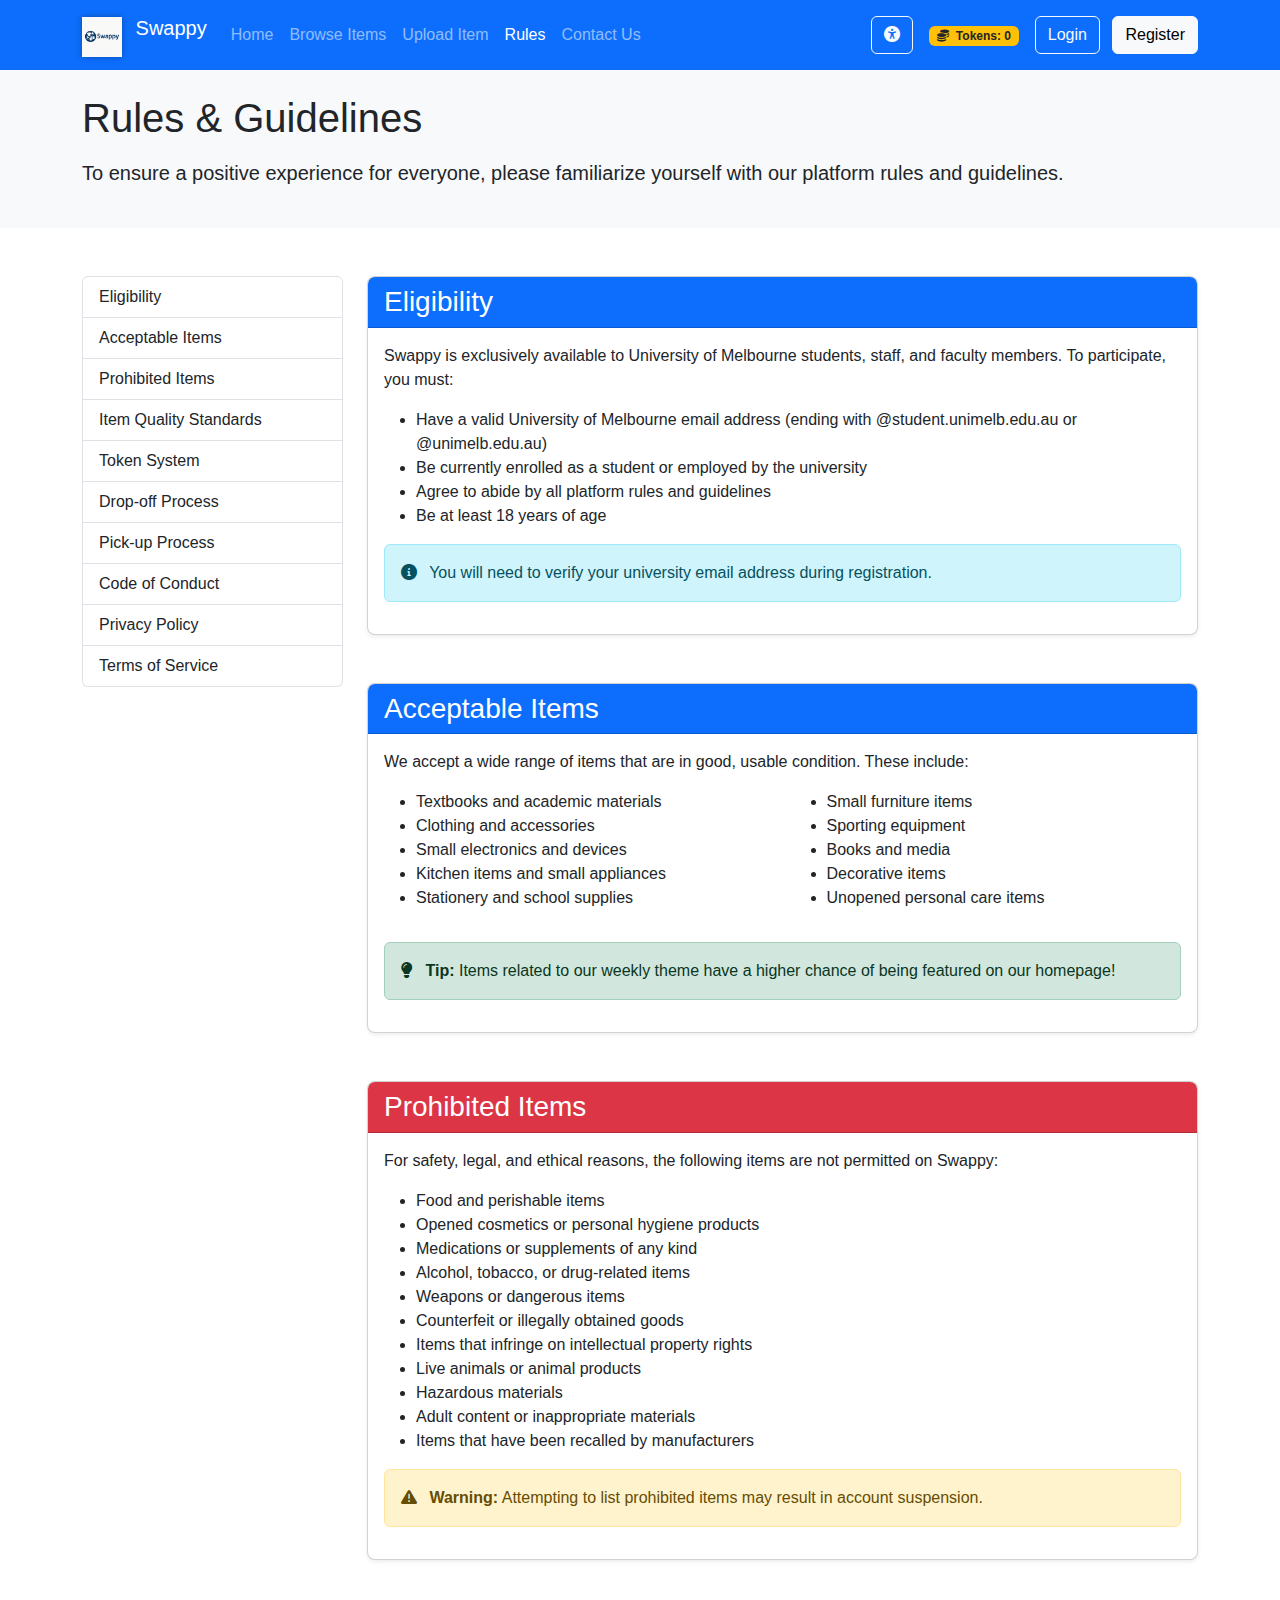
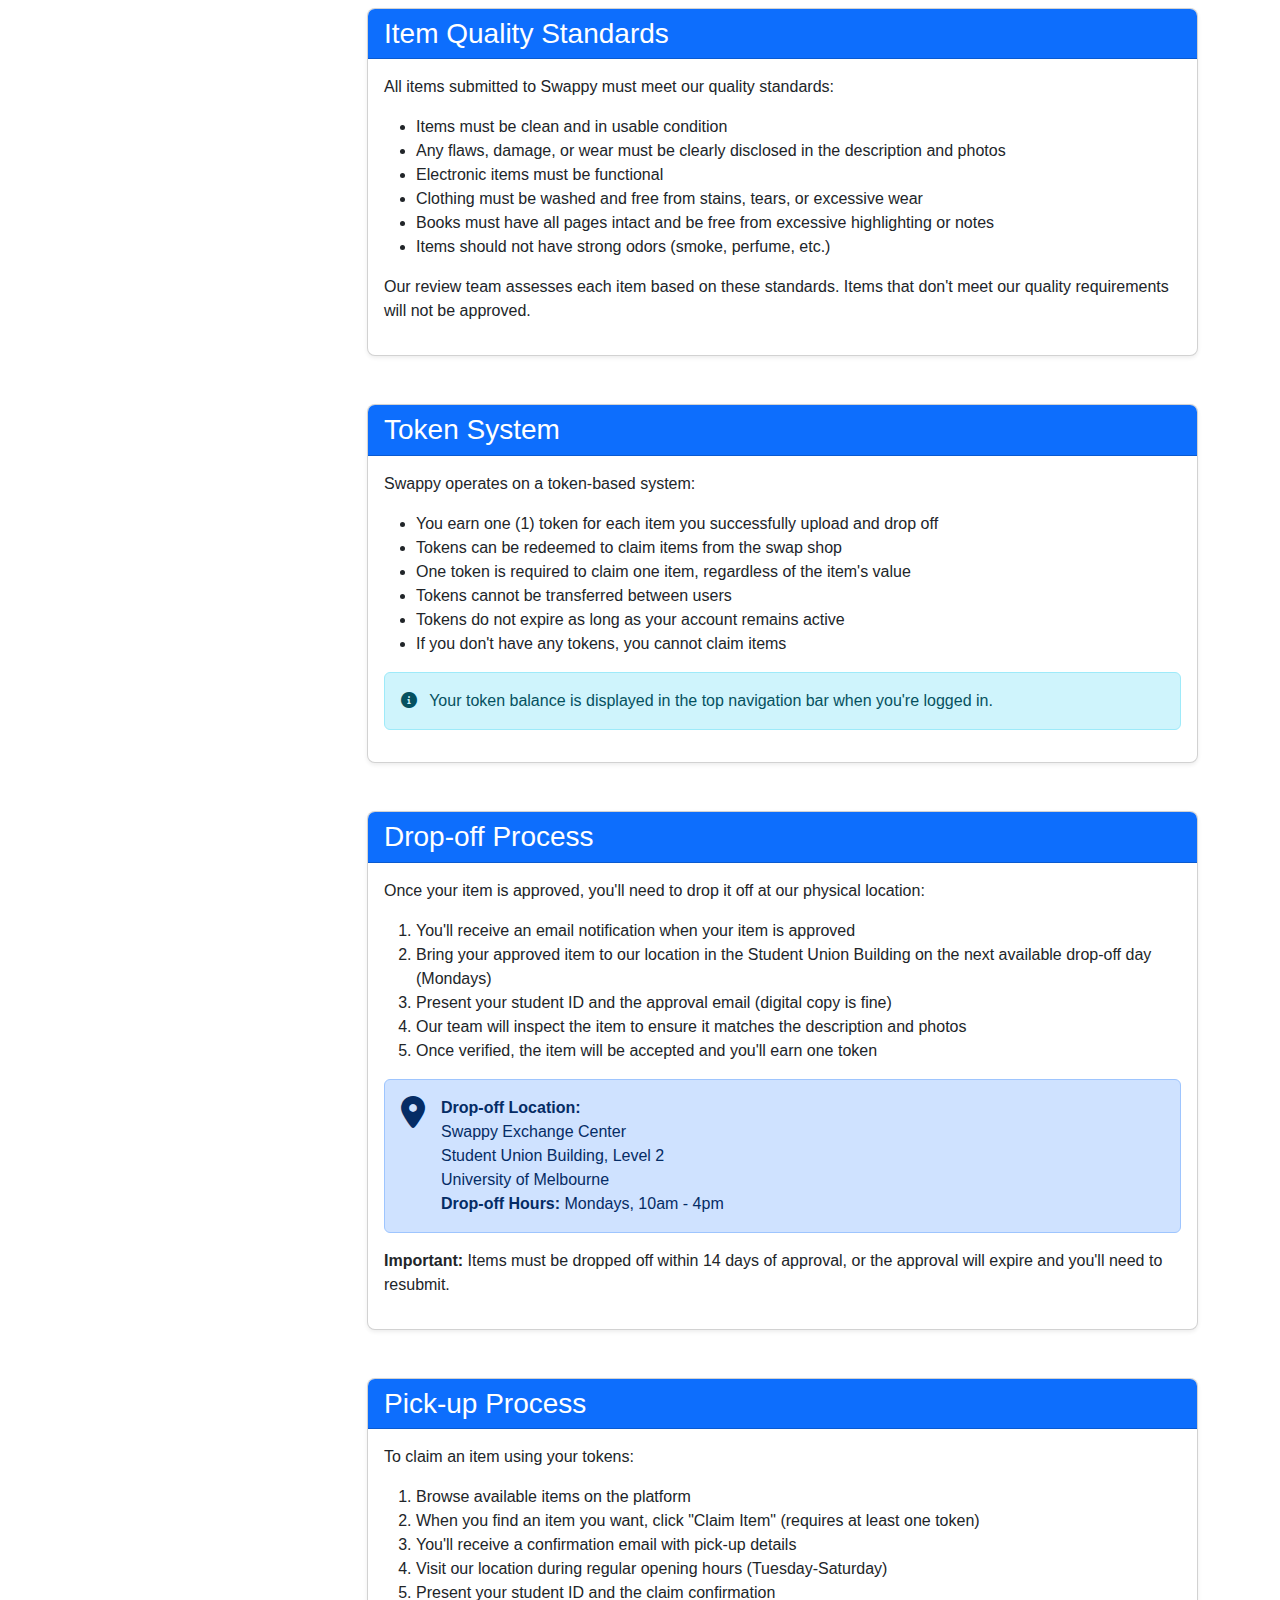
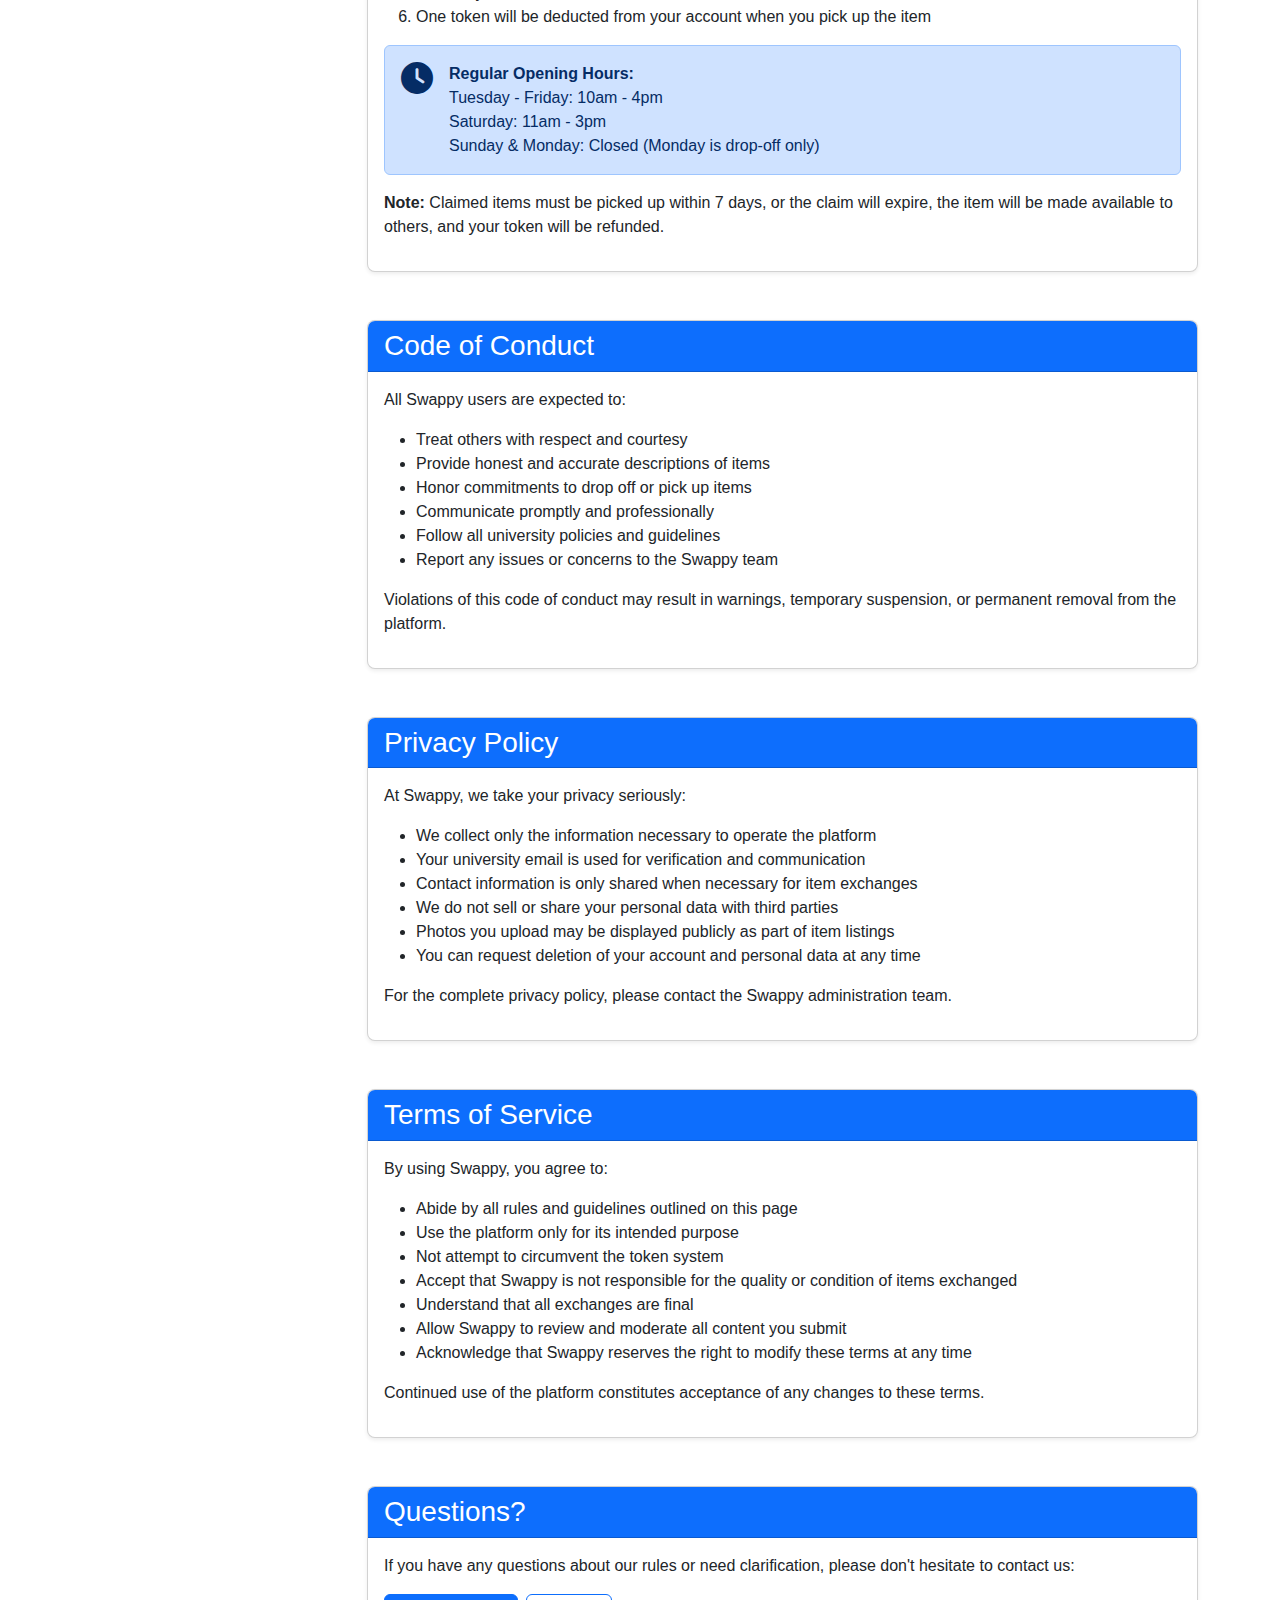
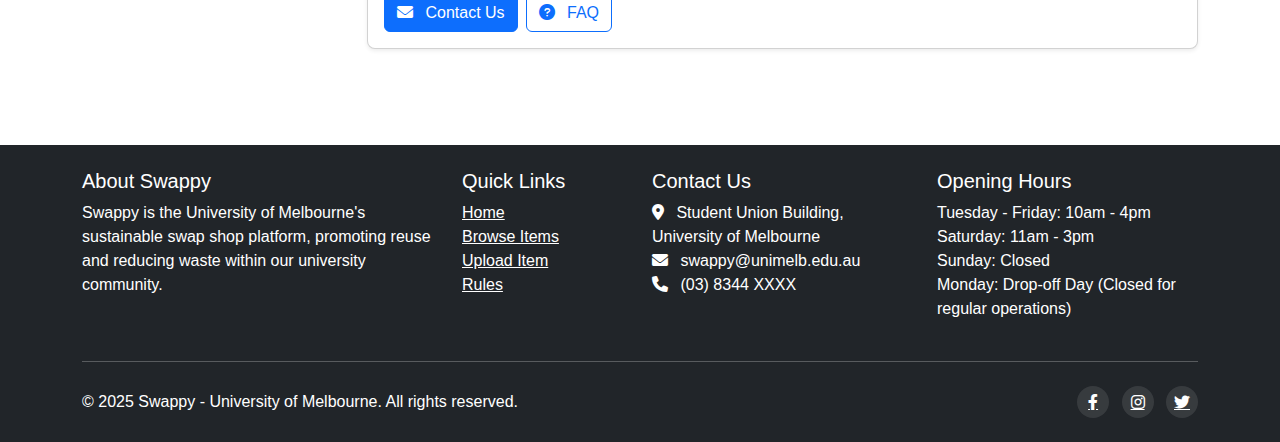
<file: rules.html>
<!DOCTYPE html>
<html lang="en">
<head>
    <meta charset="UTF-8">
    <meta name="viewport" content="width=device-width, initial-scale=1.0">
    <title>Rules & Guidelines - Swappy</title>
    <link rel="stylesheet" href="https://cdn.jsdelivr.net/npm/bootstrap@5.3.0/dist/css/bootstrap.min.css">
    <link rel="stylesheet" href="https://cdnjs.cloudflare.com/ajax/libs/font-awesome/6.0.0-beta3/css/all.min.css">
    <link rel="stylesheet" href="css/style.css">
</head>
<body>
    <!-- Navigation Bar -->
    <nav class="navbar navbar-expand-lg navbar-dark bg-primary">
        <div class="container">
            <a class="navbar-brand" href="index.html">
                <img src="logo.png" alt="Swappy Logo" height="40" class="d-inline-block align-text-top me-2">
                Swappy
            </a>
            <button class="navbar-toggler" type="button" data-bs-toggle="collapse" data-bs-target="#navbarNav">
                <span class="navbar-toggler-icon"></span>
            </button>
            <div class="collapse navbar-collapse" id="navbarNav">
                <ul class="navbar-nav me-auto">
                    <li class="nav-item">
                        <a class="nav-link" href="index.html">Home</a>
                    </li>
                    <li class="nav-item">
                        <a class="nav-link" href="browse.html">Browse Items</a>
                    </li>
                    <li class="nav-item">
                        <a class="nav-link" href="upload.html">Upload Item</a>
                    </li>
                    <li class="nav-item">
                        <a class="nav-link active" href="rules.html">Rules</a>
                    </li>
                    <li class="nav-item">
                        <a class="nav-link" href="contact.html">Contact Us</a>
                    </li>
                </ul>
                <div class="d-flex align-items-center">
                    <!-- Accessibility Toggle -->
                    <div class="accessibility-toggle me-3">
                        <button class="btn btn-outline-light" id="accessibilityBtn" title="Toggle Accessibility Mode">
                            <i class="fas fa-universal-access"></i>
                        </button>
                    </div>
                    <div class="token-display me-3">
                        <span class="badge bg-warning text-dark">
                            <i class="fas fa-coins me-1"></i> Tokens: <span id="tokenCount">0</span>
                        </span>
                    </div>
                    <div id="loginButtons">
                        <a href="login.html" class="btn btn-outline-light me-2">Login</a>
                        <a href="register.html" class="btn btn-light">Register</a>
                    </div>
                    <div id="userProfile" class="d-none">
                        <div class="dropdown">
                            <button class="btn btn-light dropdown-toggle" type="button" id="userDropdown" data-bs-toggle="dropdown">
                                <i class="fas fa-user-circle me-1"></i> <span id="username">User</span>
                            </button>
                            <ul class="dropdown-menu dropdown-menu-end">
                                <li><a class="dropdown-item" href="profile.html">My Profile</a></li>
                                <li><a class="dropdown-item" href="my-items.html">My Items</a></li>
                                <li><hr class="dropdown-divider"></li>
                                <li><a class="dropdown-item" href="#" id="logoutBtn">Logout</a></li>
                            </ul>
                        </div>
                    </div>
                </div>
            </div>
        </div>
    </nav>

    <!-- Rules Header -->
    <section class="bg-light py-4">
        <div class="container">
            <h1 class="mb-3">Rules & Guidelines</h1>
            <p class="lead">To ensure a positive experience for everyone, please familiarize yourself with our platform rules and guidelines.</p>
        </div>
    </section>

    <!-- Rules Content -->
    <section class="py-5">
        <div class="container">
            <div class="row">
                <div class="col-lg-3 mb-4">
                    <!-- Rules Navigation -->
                    <div class="list-group sticky-top" style="top: 2rem;">
                        <a href="#eligibility" class="list-group-item list-group-item-action">Eligibility</a>
                        <a href="#acceptable-items" class="list-group-item list-group-item-action">Acceptable Items</a>
                        <a href="#prohibited-items" class="list-group-item list-group-item-action">Prohibited Items</a>
                        <a href="#item-quality" class="list-group-item list-group-item-action">Item Quality Standards</a>
                        <a href="#token-system" class="list-group-item list-group-item-action">Token System</a>
                        <a href="#drop-off" class="list-group-item list-group-item-action">Drop-off Process</a>
                        <a href="#pickup" class="list-group-item list-group-item-action">Pick-up Process</a>
                        <a href="#code-of-conduct" class="list-group-item list-group-item-action">Code of Conduct</a>
                        <a href="#privacy" class="list-group-item list-group-item-action">Privacy Policy</a>
                        <a href="#terms" class="list-group-item list-group-item-action">Terms of Service</a>
                    </div>
                </div>
                <div class="col-lg-9">
                    <!-- Eligibility -->
                    <div id="eligibility" class="mb-5">
                        <div class="card shadow-sm">
                            <div class="card-header bg-primary text-white">
                                <h3 class="mb-0">Eligibility</h3>
                            </div>
                            <div class="card-body">
                                <p>Swappy is exclusively available to University of Melbourne students, staff, and faculty members. To participate, you must:</p>
                                <ul>
                                    <li>Have a valid University of Melbourne email address (ending with @student.unimelb.edu.au or @unimelb.edu.au)</li>
                                    <li>Be currently enrolled as a student or employed by the university</li>
                                    <li>Agree to abide by all platform rules and guidelines</li>
                                    <li>Be at least 18 years of age</li>
                                </ul>
                                <div class="alert alert-info">
                                    <i class="fas fa-info-circle me-2"></i> You will need to verify your university email address during registration.
                                </div>
                            </div>
                        </div>
                    </div>

                    <!-- Acceptable Items -->
                    <div id="acceptable-items" class="mb-5">
                        <div class="card shadow-sm">
                            <div class="card-header bg-primary text-white">
                                <h3 class="mb-0">Acceptable Items</h3>
                            </div>
                            <div class="card-body">
                                <p>We accept a wide range of items that are in good, usable condition. These include:</p>
                                <div class="row">
                                    <div class="col-md-6">
                                        <ul>
                                            <li>Textbooks and academic materials</li>
                                            <li>Clothing and accessories</li>
                                            <li>Small electronics and devices</li>
                                            <li>Kitchen items and small appliances</li>
                                            <li>Stationery and school supplies</li>
                                        </ul>
                                    </div>
                                    <div class="col-md-6">
                                        <ul>
                                            <li>Small furniture items</li>
                                            <li>Sporting equipment</li>
                                            <li>Books and media</li>
                                            <li>Decorative items</li>
                                            <li>Unopened personal care items</li>
                                        </ul>
                                    </div>
                                </div>
                                <div class="alert alert-success mt-3">
                                    <i class="fas fa-lightbulb me-2"></i> <strong>Tip:</strong> Items related to our weekly theme have a higher chance of being featured on our homepage!
                                </div>
                            </div>
                        </div>
                    </div>

                    <!-- Prohibited Items -->
                    <div id="prohibited-items" class="mb-5">
                        <div class="card shadow-sm">
                            <div class="card-header bg-danger text-white">
                                <h3 class="mb-0">Prohibited Items</h3>
                            </div>
                            <div class="card-body">
                                <p>For safety, legal, and ethical reasons, the following items are not permitted on Swappy:</p>
                                <ul>
                                    <li>Food and perishable items</li>
                                    <li>Opened cosmetics or personal hygiene products</li>
                                    <li>Medications or supplements of any kind</li>
                                    <li>Alcohol, tobacco, or drug-related items</li>
                                    <li>Weapons or dangerous items</li>
                                    <li>Counterfeit or illegally obtained goods</li>
                                    <li>Items that infringe on intellectual property rights</li>
                                    <li>Live animals or animal products</li>
                                    <li>Hazardous materials</li>
                                    <li>Adult content or inappropriate materials</li>
                                    <li>Items that have been recalled by manufacturers</li>
                                </ul>
                                <div class="alert alert-warning">
                                    <i class="fas fa-exclamation-triangle me-2"></i> <strong>Warning:</strong> Attempting to list prohibited items may result in account suspension.
                                </div>
                            </div>
                        </div>
                    </div>

                    <!-- Item Quality Standards -->
                    <div id="item-quality" class="mb-5">
                        <div class="card shadow-sm">
                            <div class="card-header bg-primary text-white">
                                <h3 class="mb-0">Item Quality Standards</h3>
                            </div>
                            <div class="card-body">
                                <p>All items submitted to Swappy must meet our quality standards:</p>
                                <ul>
                                    <li>Items must be clean and in usable condition</li>
                                    <li>Any flaws, damage, or wear must be clearly disclosed in the description and photos</li>
                                    <li>Electronic items must be functional</li>
                                    <li>Clothing must be washed and free from stains, tears, or excessive wear</li>
                                    <li>Books must have all pages intact and be free from excessive highlighting or notes</li>
                                    <li>Items should not have strong odors (smoke, perfume, etc.)</li>
                                </ul>
                                <p>Our review team assesses each item based on these standards. Items that don't meet our quality requirements will not be approved.</p>
                            </div>
                        </div>
                    </div>

                    <!-- Token System -->
                    <div id="token-system" class="mb-5">
                        <div class="card shadow-sm">
                            <div class="card-header bg-primary text-white">
                                <h3 class="mb-0">Token System</h3>
                            </div>
                            <div class="card-body">
                                <p>Swappy operates on a token-based system:</p>
                                <ul>
                                    <li>You earn one (1) token for each item you successfully upload and drop off</li>
                                    <li>Tokens can be redeemed to claim items from the swap shop</li>
                                    <li>One token is required to claim one item, regardless of the item's value</li>
                                    <li>Tokens cannot be transferred between users</li>
                                    <li>Tokens do not expire as long as your account remains active</li>
                                    <li>If you don't have any tokens, you cannot claim items</li>
                                </ul>
                                <div class="alert alert-info">
                                    <i class="fas fa-info-circle me-2"></i> Your token balance is displayed in the top navigation bar when you're logged in.
                                </div>
                            </div>
                        </div>
                    </div>

                    <!-- Drop-off Process -->
                    <div id="drop-off" class="mb-5">
                        <div class="card shadow-sm">
                            <div class="card-header bg-primary text-white">
                                <h3 class="mb-0">Drop-off Process</h3>
                            </div>
                            <div class="card-body">
                                <p>Once your item is approved, you'll need to drop it off at our physical location:</p>
                                <ol>
                                    <li>You'll receive an email notification when your item is approved</li>
                                    <li>Bring your approved item to our location in the Student Union Building on the next available drop-off day (Mondays)</li>
                                    <li>Present your student ID and the approval email (digital copy is fine)</li>
                                    <li>Our team will inspect the item to ensure it matches the description and photos</li>
                                    <li>Once verified, the item will be accepted and you'll earn one token</li>
                                </ol>
                                <div class="alert alert-primary">
                                    <div class="d-flex">
                                        <div class="me-3">
                                            <i class="fas fa-map-marker-alt fa-2x"></i>
                                        </div>
                                        <div>
                                            <strong>Drop-off Location:</strong><br>
                                            Swappy Exchange Center<br>
                                            Student Union Building, Level 2<br>
                                            University of Melbourne<br>
                                            <strong>Drop-off Hours:</strong> Mondays, 10am - 4pm
                                        </div>
                                    </div>
                                </div>
                                <p class="mt-3"><strong>Important:</strong> Items must be dropped off within 14 days of approval, or the approval will expire and you'll need to resubmit.</p>
                            </div>
                        </div>
                    </div>

                    <!-- Pick-up Process -->
                    <div id="pickup" class="mb-5">
                        <div class="card shadow-sm">
                            <div class="card-header bg-primary text-white">
                                <h3 class="mb-0">Pick-up Process</h3>
                            </div>
                            <div class="card-body">
                                <p>To claim an item using your tokens:</p>
                                <ol>
                                    <li>Browse available items on the platform</li>
                                    <li>When you find an item you want, click "Claim Item" (requires at least one token)</li>
                                    <li>You'll receive a confirmation email with pick-up details</li>
                                    <li>Visit our location during regular opening hours (Tuesday-Saturday)</li>
                                    <li>Present your student ID and the claim confirmation</li>
                                    <li>One token will be deducted from your account when you pick up the item</li>
                                </ol>
                                <div class="alert alert-primary">
                                    <div class="d-flex">
                                        <div class="me-3">
                                            <i class="fas fa-clock fa-2x"></i>
                                        </div>
                                        <div>
                                            <strong>Regular Opening Hours:</strong><br>
                                            Tuesday - Friday: 10am - 4pm<br>
                                            Saturday: 11am - 3pm<br>
                                            Sunday & Monday: Closed (Monday is drop-off only)
                                        </div>
                                    </div>
                                </div>
                                <p class="mt-3"><strong>Note:</strong> Claimed items must be picked up within 7 days, or the claim will expire, the item will be made available to others, and your token will be refunded.</p>
                            </div>
                        </div>
                    </div>

                    <!-- Code of Conduct -->
                    <div id="code-of-conduct" class="mb-5">
                        <div class="card shadow-sm">
                            <div class="card-header bg-primary text-white">
                                <h3 class="mb-0">Code of Conduct</h3>
                            </div>
                            <div class="card-body">
                                <p>All Swappy users are expected to:</p>
                                <ul>
                                    <li>Treat others with respect and courtesy</li>
                                    <li>Provide honest and accurate descriptions of items</li>
                                    <li>Honor commitments to drop off or pick up items</li>
                                    <li>Communicate promptly and professionally</li>
                                    <li>Follow all university policies and guidelines</li>
                                    <li>Report any issues or concerns to the Swappy team</li>
                                </ul>
                                <p>Violations of this code of conduct may result in warnings, temporary suspension, or permanent removal from the platform.</p>
                            </div>
                        </div>
                    </div>

                    <!-- Privacy Policy -->
                    <div id="privacy" class="mb-5">
                        <div class="card shadow-sm">
                            <div class="card-header bg-primary text-white">
                                <h3 class="mb-0">Privacy Policy</h3>
                            </div>
                            <div class="card-body">
                                <p>At Swappy, we take your privacy seriously:</p>
                                <ul>
                                    <li>We collect only the information necessary to operate the platform</li>
                                    <li>Your university email is used for verification and communication</li>
                                    <li>Contact information is only shared when necessary for item exchanges</li>
                                    <li>We do not sell or share your personal data with third parties</li>
                                    <li>Photos you upload may be displayed publicly as part of item listings</li>
                                    <li>You can request deletion of your account and personal data at any time</li>
                                </ul>
                                <p>For the complete privacy policy, please contact the Swappy administration team.</p>
                            </div>
                        </div>
                    </div>

                    <!-- Terms of Service -->
                    <div id="terms" class="mb-5">
                        <div class="card shadow-sm">
                            <div class="card-header bg-primary text-white">
                                <h3 class="mb-0">Terms of Service</h3>
                            </div>
                            <div class="card-body">
                                <p>By using Swappy, you agree to:</p>
                                <ul>
                                    <li>Abide by all rules and guidelines outlined on this page</li>
                                    <li>Use the platform only for its intended purpose</li>
                                    <li>Not attempt to circumvent the token system</li>
                                    <li>Accept that Swappy is not responsible for the quality or condition of items exchanged</li>
                                    <li>Understand that all exchanges are final</li>
                                    <li>Allow Swappy to review and moderate all content you submit</li>
                                    <li>Acknowledge that Swappy reserves the right to modify these terms at any time</li>
                                </ul>
                                <p>Continued use of the platform constitutes acceptance of any changes to these terms.</p>
                            </div>
                        </div>
                    </div>

                    <!-- Questions -->
                    <div class="card shadow-sm mb-5">
                        <div class="card-header bg-primary text-white">
                            <h3 class="mb-0">Questions?</h3>
                        </div>
                        <div class="card-body">
                            <p>If you have any questions about our rules or need clarification, please don't hesitate to contact us:</p>
                            <div class="d-grid gap-2 d-md-flex justify-content-md-start">
                                <a href="contact.html" class="btn btn-primary">
                                    <i class="fas fa-envelope me-2"></i> Contact Us
                                </a>
                                <a href="faq.html" class="btn btn-outline-primary">
                                    <i class="fas fa-question-circle me-2"></i> FAQ
                                </a>
                            </div>
                        </div>
                    </div>
                </div>
            </div>
        </div>
    </section>

    <!-- Footer -->
    <footer class="bg-dark text-white py-4">
        <div class="container">
            <div class="row">
                <div class="col-md-4 mb-4 mb-md-0">
                    <h5>About Swappy</h5>
                    <p>Swappy is the University of Melbourne's sustainable swap shop platform, promoting reuse and reducing waste within our university community.</p>
                </div>
                <div class="col-md-2 mb-4 mb-md-0">
                    <h5>Quick Links</h5>
                    <ul class="list-unstyled">
                        <li><a href="index.html" class="text-white">Home</a></li>
                        <li><a href="browse.html" class="text-white">Browse Items</a></li>
                        <li><a href="upload.html" class="text-white">Upload Item</a></li>
                        <li><a href="rules.html" class="text-white">Rules</a></li>
                    </ul>
                </div>
                <div class="col-md-3 mb-4 mb-md-0">
                    <h5>Contact Us</h5>
                    <ul class="list-unstyled">
                        <li><i class="fas fa-map-marker-alt me-2"></i> Student Union Building, University of Melbourne</li>
                        <li><i class="fas fa-envelope me-2"></i> swappy@unimelb.edu.au</li>
                        <li><i class="fas fa-phone me-2"></i> (03) 8344 XXXX</li>
                    </ul>
                </div>
                <div class="col-md-3">
                    <h5>Opening Hours</h5>
                    <ul class="list-unstyled">
                        <li>Tuesday - Friday: 10am - 4pm</li>
                        <li>Saturday: 11am - 3pm</li>
                        <li>Sunday: Closed</li>
                        <li>Monday: Drop-off Day (Closed for regular operations)</li>
                    </ul>
                </div>
            </div>
            <hr class="my-4">
            <div class="row align-items-center">
                <div class="col-md-6 text-center text-md-start">
                    <p class="mb-0">&copy; 2025 Swappy - University of Melbourne. All rights reserved.</p>
                </div>
                <div class="col-md-6 text-center text-md-end">
                    <ul class="list-inline mb-0">
                        <li class="list-inline-item"><a href="#" class="text-white"><i class="fab fa-facebook-f"></i></a></li>
                        <li class="list-inline-item"><a href="#" class="text-white"><i class="fab fa-instagram"></i></a></li>
                        <li class="list-inline-item"><a href="#" class="text-white"><i class="fab fa-twitter"></i></a></li>
                    </ul>
                </div>
            </div>
        </div>
    </footer>

    <!-- Scripts -->
    <script src="https://cdn.jsdelivr.net/npm/bootstrap@5.3.0/dist/js/bootstrap.bundle.min.js"></script>
    <script src="js/main.js"></script>
</body>
</html>
</file>
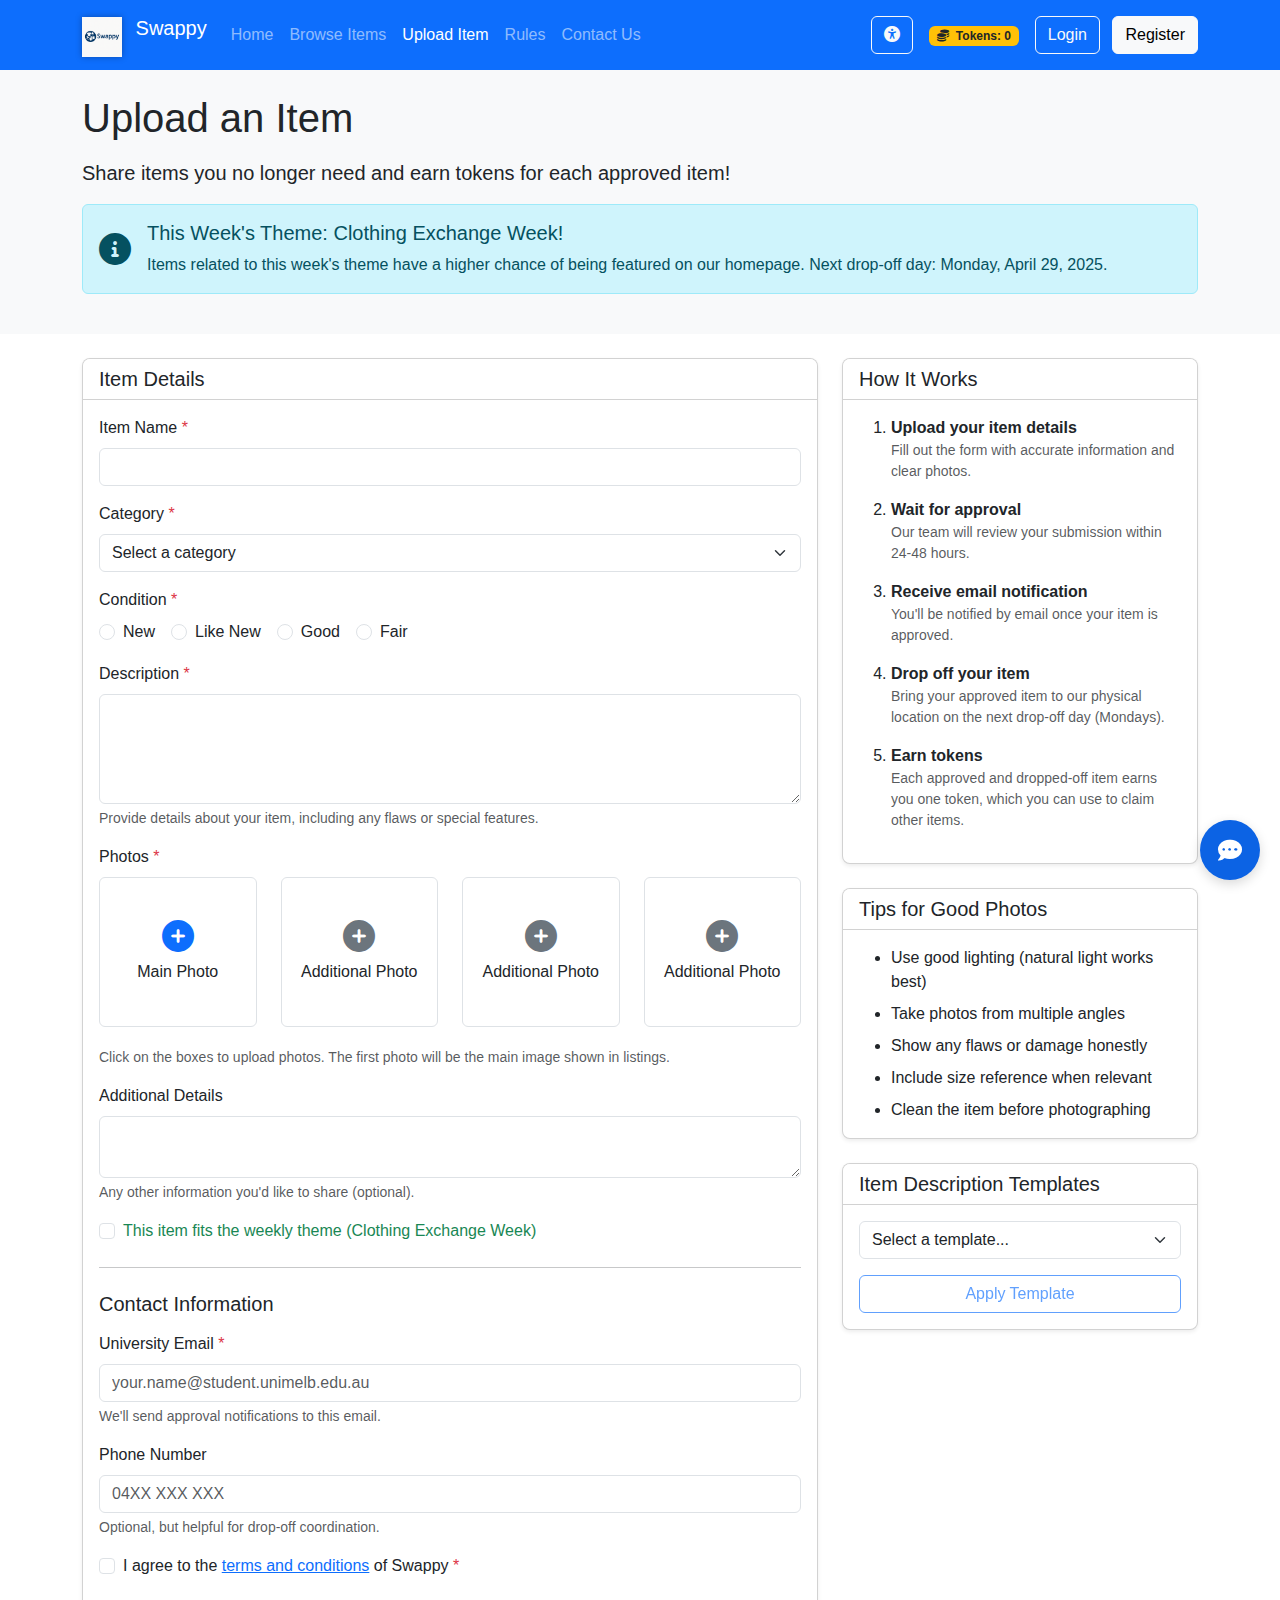
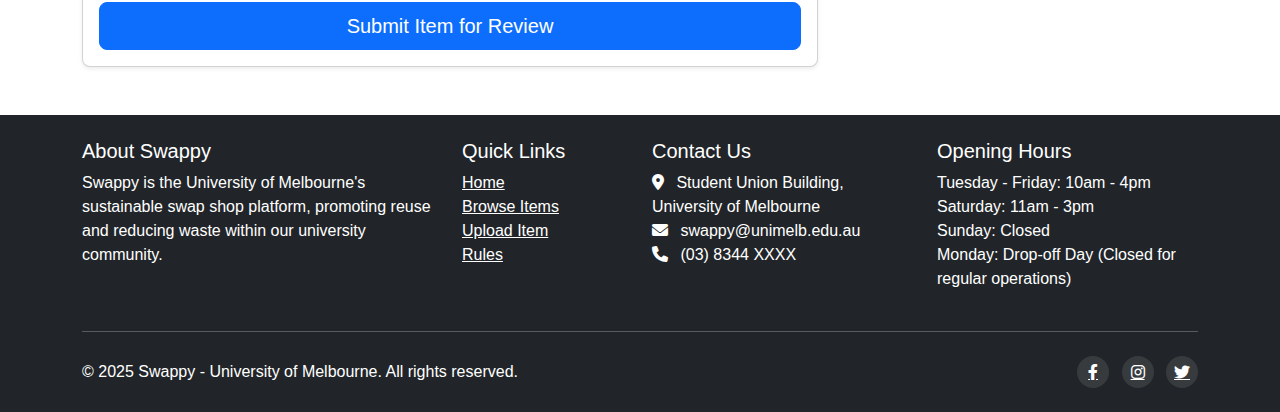
<file: upload.html>
<!DOCTYPE html>
<html lang="en">
<head>
    <meta charset="UTF-8">
    <meta name="viewport" content="width=device-width, initial-scale=1.0">
    <title>Upload Item - Swappy</title>
    <link rel="stylesheet" href="https://cdn.jsdelivr.net/npm/bootstrap@5.3.0/dist/css/bootstrap.min.css">
    <link rel="stylesheet" href="https://cdnjs.cloudflare.com/ajax/libs/font-awesome/6.0.0-beta3/css/all.min.css">
    <link rel="stylesheet" href="css/style.css">
    <link rel="stylesheet" href="css/chatbot.css">
</head>
<body>
    <!-- Navigation Bar -->
    <nav class="navbar navbar-expand-lg navbar-dark bg-primary">
        <div class="container">
            <a class="navbar-brand" href="index.html">
                <img src="logo.png" alt="Swappy Logo" height="40" class="d-inline-block align-text-top me-2">
                Swappy
            </a>
            <button class="navbar-toggler" type="button" data-bs-toggle="collapse" data-bs-target="#navbarNav">
                <span class="navbar-toggler-icon"></span>
            </button>
            <div class="collapse navbar-collapse" id="navbarNav">
                <ul class="navbar-nav me-auto">
                    <li class="nav-item">
                        <a class="nav-link" href="index.html">Home</a>
                    </li>
                    <li class="nav-item">
                        <a class="nav-link" href="browse.html">Browse Items</a>
                    </li>
                    <li class="nav-item">
                        <a class="nav-link active" href="upload.html">Upload Item</a>
                    </li>
                    <li class="nav-item">
                        <a class="nav-link" href="rules.html">Rules</a>
                    </li>
                    <li class="nav-item">
                        <a class="nav-link" href="contact.html">Contact Us</a>
                    </li>
                </ul>
                <div class="d-flex align-items-center">
                    <!-- Accessibility Toggle -->
                    <div class="accessibility-toggle me-3">
                        <button class="btn btn-outline-light" id="accessibilityBtn" title="Toggle Accessibility Mode">
                            <i class="fas fa-universal-access"></i>
                        </button>
                    </div>
                    <div class="token-display me-3">
                        <span class="badge bg-warning text-dark">
                            <i class="fas fa-coins me-1"></i> Tokens: <span id="tokenCount">0</span>
                        </span>
                    </div>
                    <div id="loginButtons">
                        <a href="login.html" class="btn btn-outline-light me-2">Login</a>
                        <a href="register.html" class="btn btn-light">Register</a>
                    </div>
                    <div id="userProfile" class="d-none">
                        <div class="dropdown">
                            <button class="btn btn-light dropdown-toggle" type="button" id="userDropdown" data-bs-toggle="dropdown">
                                <i class="fas fa-user-circle me-1"></i> <span id="username">User</span>
                            </button>
                            <ul class="dropdown-menu dropdown-menu-end">
                                <li><a class="dropdown-item" href="profile.html">My Profile</a></li>
                                <li><a class="dropdown-item" href="my-items.html">My Items</a></li>
                                <li><hr class="dropdown-divider"></li>
                                <li><a class="dropdown-item" href="#" id="logoutBtn">Logout</a></li>
                            </ul>
                        </div>
                    </div>
                </div>
            </div>
        </div>
    </nav>

    <!-- Upload Header -->
    <section class="bg-light py-4">
        <div class="container">
            <h1 class="mb-3">Upload an Item</h1>
            <p class="lead">Share items you no longer need and earn tokens for each approved item!</p>
            <div class="alert alert-info">
                <div class="d-flex align-items-center">
                    <i class="fas fa-info-circle fa-2x me-3"></i>
                    <div>
                        <h5 class="alert-heading">This Week's Theme: Clothing Exchange Week!</h5>
                        <p class="mb-0">Items related to this week's theme have a higher chance of being featured on our homepage. Next drop-off day: Monday, April 29, 2025.</p>
                    </div>
                </div>
            </div>
        </div>
    </section>

    <!-- Upload Form Section -->
    <section class="py-4">
        <div class="container">
            <div class="row">
                <div class="col-lg-8">
                    <div class="card shadow-sm mb-4">
                        <div class="card-header bg-white">
                            <h5 class="mb-0">Item Details</h5>
                        </div>
                        <div class="card-body">
                            <form id="uploadForm" class="needs-validation" novalidate>
                                <!-- Item Name -->
                                <div class="mb-3">
                                    <label for="itemName" class="form-label">Item Name <span class="text-danger">*</span></label>
                                    <input type="text" class="form-control" id="itemName" required>
                                    <div class="invalid-feedback">
                                        Please provide a name for your item.
                                    </div>
                                </div>

                                <!-- Category -->
                                <div class="mb-3">
                                    <label for="category" class="form-label">Category <span class="text-danger">*</span></label>
                                    <select class="form-select" id="category" required>
                                        <option value="" selected disabled>Select a category</option>
                                        <option value="books">Books & Textbooks</option>
                                        <option value="electronics">Electronics</option>
                                        <option value="clothing">Clothing</option>
                                        <option value="furniture">Furniture</option>
                                        <option value="kitchen">Kitchen & Appliances</option>
                                        <option value="stationery">Stationery</option>
                                        <option value="other">Other</option>
                                    </select>
                                    <div class="invalid-feedback">
                                        Please select a category.
                                    </div>
                                </div>

                                <!-- Condition -->
                                <div class="mb-3">
                                    <label class="form-label">Condition <span class="text-danger">*</span></label>
                                    <div class="d-flex flex-wrap gap-3">
                                        <div class="form-check">
                                            <input class="form-check-input" type="radio" name="condition" id="conditionNew" value="new" required>
                                            <label class="form-check-label" for="conditionNew">
                                                New
                                            </label>
                                        </div>
                                        <div class="form-check">
                                            <input class="form-check-input" type="radio" name="condition" id="conditionLikeNew" value="likeNew" required>
                                            <label class="form-check-label" for="conditionLikeNew">
                                                Like New
                                            </label>
                                        </div>
                                        <div class="form-check">
                                            <input class="form-check-input" type="radio" name="condition" id="conditionGood" value="good" required>
                                            <label class="form-check-label" for="conditionGood">
                                                Good
                                            </label>
                                        </div>
                                        <div class="form-check">
                                            <input class="form-check-input" type="radio" name="condition" id="conditionFair" value="fair" required>
                                            <label class="form-check-label" for="conditionFair">
                                                Fair
                                            </label>
                                        </div>
                                    </div>
                                    <div class="invalid-feedback">
                                        Please select the condition of your item.
                                    </div>
                                </div>

                                <!-- Description -->
                                <div class="mb-3">
                                    <label for="description" class="form-label">Description <span class="text-danger">*</span></label>
                                    <textarea class="form-control" id="description" rows="4" required></textarea>
                                    <div class="form-text">Provide details about your item, including any flaws or special features.</div>
                                    <div class="invalid-feedback">
                                        Please provide a description.
                                    </div>
                                </div>

                                <!-- Photos -->
                                <div class="mb-3">
                                    <label class="form-label">Photos <span class="text-danger">*</span></label>
                                    <div class="photo-upload-container mb-2">
                                        <div class="row" id="photoPreviewContainer">
                                            <div class="col-md-3 mb-3">
                                                <div class="photo-upload-box d-flex flex-column align-items-center justify-content-center p-3 border rounded">
                                                    <i class="fas fa-plus-circle fa-2x mb-2 text-primary"></i>
                                                    <span>Main Photo</span>
                                                    <input type="file" class="d-none photo-input" id="mainPhoto" accept="image/*" required>
                                                </div>
                                            </div>
                                            <div class="col-md-3 mb-3">
                                                <div class="photo-upload-box d-flex flex-column align-items-center justify-content-center p-3 border rounded">
                                                    <i class="fas fa-plus-circle fa-2x mb-2 text-secondary"></i>
                                                    <span>Additional Photo</span>
                                                    <input type="file" class="d-none photo-input" id="additionalPhoto1" accept="image/*">
                                                </div>
                                            </div>
                                            <div class="col-md-3 mb-3">
                                                <div class="photo-upload-box d-flex flex-column align-items-center justify-content-center p-3 border rounded">
                                                    <i class="fas fa-plus-circle fa-2x mb-2 text-secondary"></i>
                                                    <span>Additional Photo</span>
                                                    <input type="file" class="d-none photo-input" id="additionalPhoto2" accept="image/*">
                                                </div>
                                            </div>
                                            <div class="col-md-3 mb-3">
                                                <div class="photo-upload-box d-flex flex-column align-items-center justify-content-center p-3 border rounded">
                                                    <i class="fas fa-plus-circle fa-2x mb-2 text-secondary"></i>
                                                    <span>Additional Photo</span>
                                                    <input type="file" class="d-none photo-input" id="additionalPhoto3" accept="image/*">
                                                </div>
                                            </div>
                                        </div>
                                        <div class="form-text">Click on the boxes to upload photos. The first photo will be the main image shown in listings.</div>
                                        <div class="invalid-feedback">
                                            Please upload at least one photo.
                                        </div>
                                    </div>
                                </div>

                                <!-- Additional Details -->
                                <div class="mb-3">
                                    <label for="additionalDetails" class="form-label">Additional Details</label>
                                    <textarea class="form-control" id="additionalDetails" rows="2"></textarea>
                                    <div class="form-text">Any other information you'd like to share (optional).</div>
                                </div>

                                <!-- Weekly Theme -->
                                <div class="mb-3 form-check">
                                    <input type="checkbox" class="form-check-input" id="weeklyThemeItem">
                                    <label class="form-check-label" for="weeklyThemeItem">
                                        <span class="text-success">This item fits the weekly theme (Clothing Exchange Week)</span>
                                    </label>
                                </div>

                                <hr class="my-4">

                                <!-- Contact Information -->
                                <h5 class="mb-3">Contact Information</h5>

                                <!-- Email -->
                                <div class="mb-3">
                                    <label for="email" class="form-label">University Email <span class="text-danger">*</span></label>
                                    <input type="email" class="form-control" id="email" placeholder="your.name@student.unimelb.edu.au" required>
                                    <div class="form-text">We'll send approval notifications to this email.</div>
                                    <div class="invalid-feedback">
                                        Please provide a valid university email address.
                                    </div>
                                </div>

                                <!-- Phone Number -->
                                <div class="mb-3">
                                    <label for="phone" class="form-label">Phone Number</label>
                                    <input type="tel" class="form-control" id="phone" placeholder="04XX XXX XXX">
                                    <div class="form-text">Optional, but helpful for drop-off coordination.</div>
                                </div>

                                <!-- Terms and Conditions -->
                                <div class="mb-4 form-check">
                                    <input type="checkbox" class="form-check-input" id="termsCheck" required>
                                    <label class="form-check-label" for="termsCheck">
                                        I agree to the <a href="rules.html" target="_blank">terms and conditions</a> of Swappy <span class="text-danger">*</span>
                                    </label>
                                    <div class="invalid-feedback">
                                        You must agree to the terms and conditions.
                                    </div>
                                </div>

                                <!-- Submit Button -->
                                <div class="d-grid">
                                    <button type="submit" class="btn btn-primary btn-lg">Submit Item for Review</button>
                                </div>
                            </form>
                        </div>
                    </div>
                </div>

                <!-- Sidebar -->
                <div class="col-lg-4">
                    <!-- How It Works -->
                    <div class="card shadow-sm mb-4">
                        <div class="card-header bg-white">
                            <h5 class="mb-0">How It Works</h5>
                        </div>
                        <div class="card-body">
                            <ol class="mb-0">
                                <li class="mb-3">
                                    <strong>Upload your item details</strong>
                                    <p class="text-muted small">Fill out the form with accurate information and clear photos.</p>
                                </li>
                                <li class="mb-3">
                                    <strong>Wait for approval</strong>
                                    <p class="text-muted small">Our team will review your submission within 24-48 hours.</p>
                                </li>
                                <li class="mb-3">
                                    <strong>Receive email notification</strong>
                                    <p class="text-muted small">You'll be notified by email once your item is approved.</p>
                                </li>
                                <li class="mb-3">
                                    <strong>Drop off your item</strong>
                                    <p class="text-muted small">Bring your approved item to our physical location on the next drop-off day (Mondays).</p>
                                </li>
                                <li>
                                    <strong>Earn tokens</strong>
                                    <p class="text-muted small">Each approved and dropped-off item earns you one token, which you can use to claim other items.</p>
                                </li>
                            </ol>
                        </div>
                    </div>

                    <!-- Tips for Good Photos -->
                    <div class="card shadow-sm mb-4">
                        <div class="card-header bg-white">
                            <h5 class="mb-0">Tips for Good Photos</h5>
                        </div>
                        <div class="card-body">
                            <ul class="mb-0">
                                <li class="mb-2">Use good lighting (natural light works best)</li>
                                <li class="mb-2">Take photos from multiple angles</li>
                                <li class="mb-2">Show any flaws or damage honestly</li>
                                <li class="mb-2">Include size reference when relevant</li>
                                <li>Clean the item before photographing</li>
                            </ul>
                        </div>
                    </div>

                    <!-- Item Templates -->
                    <div class="card shadow-sm">
                        <div class="card-header bg-white">
                            <h5 class="mb-0">Item Description Templates</h5>
                        </div>
                        <div class="card-body">
                            <div class="mb-3">
                                <select class="form-select" id="templateSelector">
                                    <option value="" selected>Select a template...</option>
                                    <option value="book">Book/Textbook</option>
                                    <option value="clothing">Clothing</option>
                                    <option value="electronics">Electronics</option>
                                    <option value="furniture">Furniture</option>
                                </select>
                            </div>
                            <div class="d-grid">
                                <button class="btn btn-outline-primary" id="applyTemplateBtn" disabled>Apply Template</button>
                            </div>
                        </div>
                    </div>
                </div>
            </div>
        </div>
    </section>

    <!-- Success Modal -->
    <div class="modal fade" id="successModal" tabindex="-1" aria-hidden="true">
        <div class="modal-dialog modal-dialog-centered">
            <div class="modal-content">
                <div class="modal-header bg-success text-white">
                    <h5 class="modal-title">Item Submitted Successfully!</h5>
                    <button type="button" class="btn-close btn-close-white" data-bs-dismiss="modal" aria-label="Close"></button>
                </div>
                <div class="modal-body text-center py-4">
                    <i class="fas fa-check-circle fa-5x text-success mb-3"></i>
                    <h4>Thank You!</h4>
                    <p>Your item has been submitted for review. We'll notify you by email once it's approved.</p>
                    <p>Next drop-off day: <strong>Monday, April 29, 2025</strong></p>
                </div>
                <div class="modal-footer">
                    <button type="button" class="btn btn-secondary" data-bs-dismiss="modal">Close</button>
                    <a href="upload.html" class="btn btn-primary">Upload Another Item</a>
                </div>
            </div>
        </div>
    </div>

    <!-- Footer -->
    <footer class="bg-dark text-white py-4">
        <div class="container">
            <div class="row">
                <div class="col-md-4 mb-4 mb-md-0">
                    <h5>About Swappy</h5>
                    <p>Swappy is the University of Melbourne's sustainable swap shop platform, promoting reuse and reducing waste within our university community.</p>
                </div>
                <div class="col-md-2 mb-4 mb-md-0">
                    <h5>Quick Links</h5>
                    <ul class="list-unstyled">
                        <li><a href="index.html" class="text-white">Home</a></li>
                        <li><a href="browse.html" class="text-white">Browse Items</a></li>
                        <li><a href="upload.html" class="text-white">Upload Item</a></li>
                        <li><a href="rules.html" class="text-white">Rules</a></li>
                    </ul>
                </div>
                <div class="col-md-3 mb-4 mb-md-0">
                    <h5>Contact Us</h5>
                    <ul class="list-unstyled">
                        <li><i class="fas fa-map-marker-alt me-2"></i> Student Union Building, University of Melbourne</li>
                        <li><i class="fas fa-envelope me-2"></i> swappy@unimelb.edu.au</li>
                        <li><i class="fas fa-phone me-2"></i> (03) 8344 XXXX</li>
                    </ul>
                </div>
                <div class="col-md-3">
                    <h5>Opening Hours</h5>
                    <ul class="list-unstyled">
                        <li>Tuesday - Friday: 10am - 4pm</li>
                        <li>Saturday: 11am - 3pm</li>
                        <li>Sunday: Closed</li>
                        <li>Monday: Drop-off Day (Closed for regular operations)</li>
                    </ul>
                </div>
            </div>
            <hr class="my-4">
            <div class="row align-items-center">
                <div class="col-md-6 text-center text-md-start">
                    <p class="mb-0">&copy; 2025 Swappy - University of Melbourne. All rights reserved.</p>
                </div>
                <div class="col-md-6 text-center text-md-end">
                    <ul class="list-inline mb-0">
                        <li class="list-inline-item"><a href="#" class="text-white"><i class="fab fa-facebook-f"></i></a></li>
                        <li class="list-inline-item"><a href="#" class="text-white"><i class="fab fa-instagram"></i></a></li>
                        <li class="list-inline-item"><a href="#" class="text-white"><i class="fab fa-twitter"></i></a></li>
                    </ul>
                </div>
            </div>
        </div>
    </footer>

    <!-- Scripts -->
    <script src="https://cdn.jsdelivr.net/npm/bootstrap@5.3.0/dist/js/bootstrap.bundle.min.js"></script>
    <script src="js/upload.js"></script>
    <script src="js/chatbot.js"></script>
</body>
</html>
</file>
<file: css/style.css>
/* 
 * Swappy - University of Melbourne Swap Shop
 * Main Stylesheet
 */

/* Global Styles */
:root {
    --primary-color: #0c63e4;
    --secondary-color: #6c757d;
    --success-color: #198754;
    --info-color: #0dcaf0;
    --warning-color: #ffc107;
    --danger-color: #dc3545;
    --light-color: #f8f9fa;
    --dark-color: #212529;
}

body {
    font-family: 'Segoe UI', Tahoma, Geneva, Verdana, sans-serif;
    min-height: 100vh;
    display: flex;
    flex-direction: column;
}

/* Navbar Styles */
.navbar-brand img {
    filter: drop-shadow(0px 0px 3px rgba(0, 0, 0, 0.3));
}

.token-display {
    transition: all 0.3s ease;
}

.token-display:hover {
    transform: scale(1.05);
}

/* Hero Section */
.hero-section {
    background-color: var(--light-color);
    padding: 4rem 0;
}

.hero-section img {
    box-shadow: 0 10px 30px rgba(0, 0, 0, 0.1);
    transition: all 0.5s ease;
}

.hero-section img:hover {
    transform: translateY(-5px);
    box-shadow: 0 15px 35px rgba(0, 0, 0, 0.2);
}

/* Weekly Theme Section */
.weekly-theme-badge {
    position: absolute;
    top: 10px;
    right: 10px;
    z-index: 10;
}

/* Card Styles */
.card {
    transition: all 0.3s ease;
    border-radius: 0.5rem;
    overflow: hidden;
}

.card:hover {
    transform: translateY(-5px);
    box-shadow: 0 10px 20px rgba(0, 0, 0, 0.1);
}

.card-img-top {
    height: 200px;
    object-fit: cover;
}

.border-success {
    border-width: 2px !important;
}

/* Circle Icons */
.circle-icon {
    width: 60px;
    height: 60px;
    border-radius: 50%;
    display: flex;
    align-items: center;
    justify-content: center;
    margin: 0 auto;
    color: white;
}

.circle-icon i {
    font-size: 24px;
}

/* Photo Upload Styles */
.photo-upload-box {
    height: 150px;
    cursor: pointer;
    transition: all 0.3s ease;
}

.photo-upload-box:hover {
    background-color: #f8f9fa;
    border-color: var(--primary-color) !important;
}

.photo-preview {
    width: 100%;
    height: 100%;
    object-fit: cover;
}

/* Divider Text */
.divider-text {
    position: relative;
    display: inline-block;
    padding: 0 15px;
    color: #6c757d;
}

.divider-text::before,
.divider-text::after {
    content: "";
    position: absolute;
    top: 50%;
    width: 100px;
    height: 1px;
    background-color: #dee2e6;
}

.divider-text::before {
    right: 100%;
}

.divider-text::after {
    left: 100%;
}

/* Item Grid/List View */
.item-card {
    transition: all 0.3s ease;
}

.item-list-row {
    transition: all 0.3s ease;
}

.item-list-row:hover {
    background-color: #f8f9fa;
}

/* Contact Icons */
.contact-icon {
    width: 50px;
    height: 50px;
    display: flex;
    align-items: center;
    justify-content: center;
}

/* Footer Styles */
footer {
    margin-top: auto;
}

footer a {
    transition: all 0.3s ease;
}

footer a:hover {
    opacity: 0.8;
    text-decoration: underline !important;
}

footer .list-inline-item a {
    width: 32px;
    height: 32px;
    border-radius: 50%;
    background-color: rgba(255, 255, 255, 0.1);
    display: inline-flex;
    align-items: center;
    justify-content: center;
}

footer .list-inline-item a:hover {
    background-color: rgba(255, 255, 255, 0.2);
    transform: translateY(-3px);
}

/* Testimonials */
.testimonial-card {
    height: 100%;
}

/* Responsive Adjustments */
@media (max-width: 768px) {
    .hero-section {
        text-align: center;
        padding: 2rem 0;
    }
    
    .hero-section img {
        margin-top: 2rem;
    }
    
    .card-img-top {
        height: 180px;
    }
}

/* Animation Classes */
.fade-in {
    animation: fadeIn 0.5s ease-in;
}

@keyframes fadeIn {
    from { opacity: 0; }
    to { opacity: 1; }
}

/* Browse Page Specific Styles */
#itemsList .list-group-item {
    border-left: none;
    border-right: none;
}

#itemsList .list-group-item:first-child {
    border-top: none;
}

#itemsList .list-group-item:last-child {
    border-bottom: none;
}

/* Rules Page Specific Styles */
.list-group-item.active {
    background-color: var(--primary-color);
    border-color: var(--primary-color);
}

/* Login/Register Page Specific Styles */
.form-control:focus {
    border-color: var(--primary-color);
    box-shadow: 0 0 0 0.25rem rgba(12, 99, 228, 0.25);
}

/* Upload Page Specific Styles */
.photo-upload-container {
    position: relative;
}

/* Accessibility Improvements */
.btn:focus, .form-control:focus, .form-check-input:focus {
    box-shadow: 0 0 0 0.25rem rgba(12, 99, 228, 0.25);
}

/* Accessibility Mode Styles */
.accessibility-toggle button {
    transition: all 0.3s ease;
}

.accessibility-toggle button.active {
    background-color: var(--success-color);
    border-color: var(--success-color);
    color: white;
}

/* High Contrast Mode */
body.accessibility-mode {
    /* Increase contrast and readability */
    --primary-color: #0047b3;
    --secondary-color: #555555;
    --success-color: #006600;
    --info-color: #0066cc;
    --warning-color: #cc6600;
    --danger-color: #cc0000;
    --light-color: #ffffff;
    --dark-color: #000000;
    
    /* Increase font size */
    font-size: 1.1rem;
    line-height: 1.6;
}

body.accessibility-mode .navbar-dark {
    background-color: #0047b3 !important;
}

body.accessibility-mode .btn {
    font-weight: bold;
}

body.accessibility-mode .card {
    border-width: 2px;
}

body.accessibility-mode .form-control {
    font-size: 1.1rem;
    padding: 0.5rem 0.75rem;
}

body.accessibility-mode .form-label {
    font-weight: bold;
}

body.accessibility-mode .badge {
    font-size: 0.9rem;
    padding: 0.4em 0.6em;
}

body.accessibility-mode a:focus,
body.accessibility-mode button:focus,
body.accessibility-mode input:focus,
body.accessibility-mode select:focus,
body.accessibility-mode textarea:focus {
    outline: 3px solid #0047b3;
    outline-offset: 2px;
}

body.accessibility-mode .card:hover {
    transform: none;
    box-shadow: 0 0 0 3px rgba(0, 71, 179, 0.5);
}

body.accessibility-mode .hero-section img:hover {
    transform: none;
}

/* Skip to content link for keyboard navigation */
.skip-to-content {
    position: absolute;
    top: -40px;
    left: 0;
    background: var(--primary-color);
    color: white;
    padding: 8px;
    z-index: 100;
    transition: top 0.3s;
}

.skip-to-content:focus {
    top: 0;
}

/* Print Styles */
@media print {
    .no-print {
        display: none !important;
    }
    
    .container {
        width: 100%;
        max-width: 100%;
    }
}
</file>
<file: css/chatbot.css>
/* 
 * Swappy - University of Melbourne Swap Shop
 * Chatbot Stylesheet
 */

/* Chatbot Icon */
.chatbot-icon {
    position: fixed;
    bottom: 20px;
    right: 20px;
    width: 60px;
    height: 60px;
    border-radius: 50%;
    background-color: var(--primary-color);
    box-shadow: 0 4px 12px rgba(0, 0, 0, 0.15);
    display: flex;
    align-items: center;
    justify-content: center;
    cursor: pointer;
    z-index: 999;
    transition: all 0.3s ease;
}

.chatbot-icon:hover {
    transform: scale(1.1);
    box-shadow: 0 6px 16px rgba(0, 0, 0, 0.2);
}

.chatbot-icon i {
    color: white;
    font-size: 24px;
}

/* Pulse animation for the chatbot icon */
.pulse {
    animation: pulse 2s infinite;
}

@keyframes pulse {
    0% {
        box-shadow: 0 0 0 0 rgba(12, 99, 228, 0.7);
    }
    70% {
        box-shadow: 0 0 0 10px rgba(12, 99, 228, 0);
    }
    100% {
        box-shadow: 0 0 0 0 rgba(12, 99, 228, 0);
    }
}

/* Chatbot container */
#chatbot-container {
    position: fixed;
    bottom: 90px;
    right: 20px;
    width: 350px;
    height: 500px;
    background-color: white;
    border-radius: 10px;
    box-shadow: 0 10px 25px rgba(0, 0, 0, 0.1);
    z-index: 998;
    overflow: hidden;
    display: none;
    transition: all 0.3s ease;
}

/* Accessibility mode adjustments */
body.accessibility-mode .chatbot-icon {
    width: 70px;
    height: 70px;
}

body.accessibility-mode .chatbot-icon i {
    font-size: 28px;
}

body.accessibility-mode #chatbot-container {
    width: 400px;
    height: 550px;
}

/* Mobile responsive adjustments */
@media (max-width: 576px) {
    #chatbot-container {
        width: 100%;
        height: 100%;
        bottom: 0;
        right: 0;
        border-radius: 0;
    }
    
    .chatbot-icon {
        bottom: 15px;
        right: 15px;
    }
}
</file>
